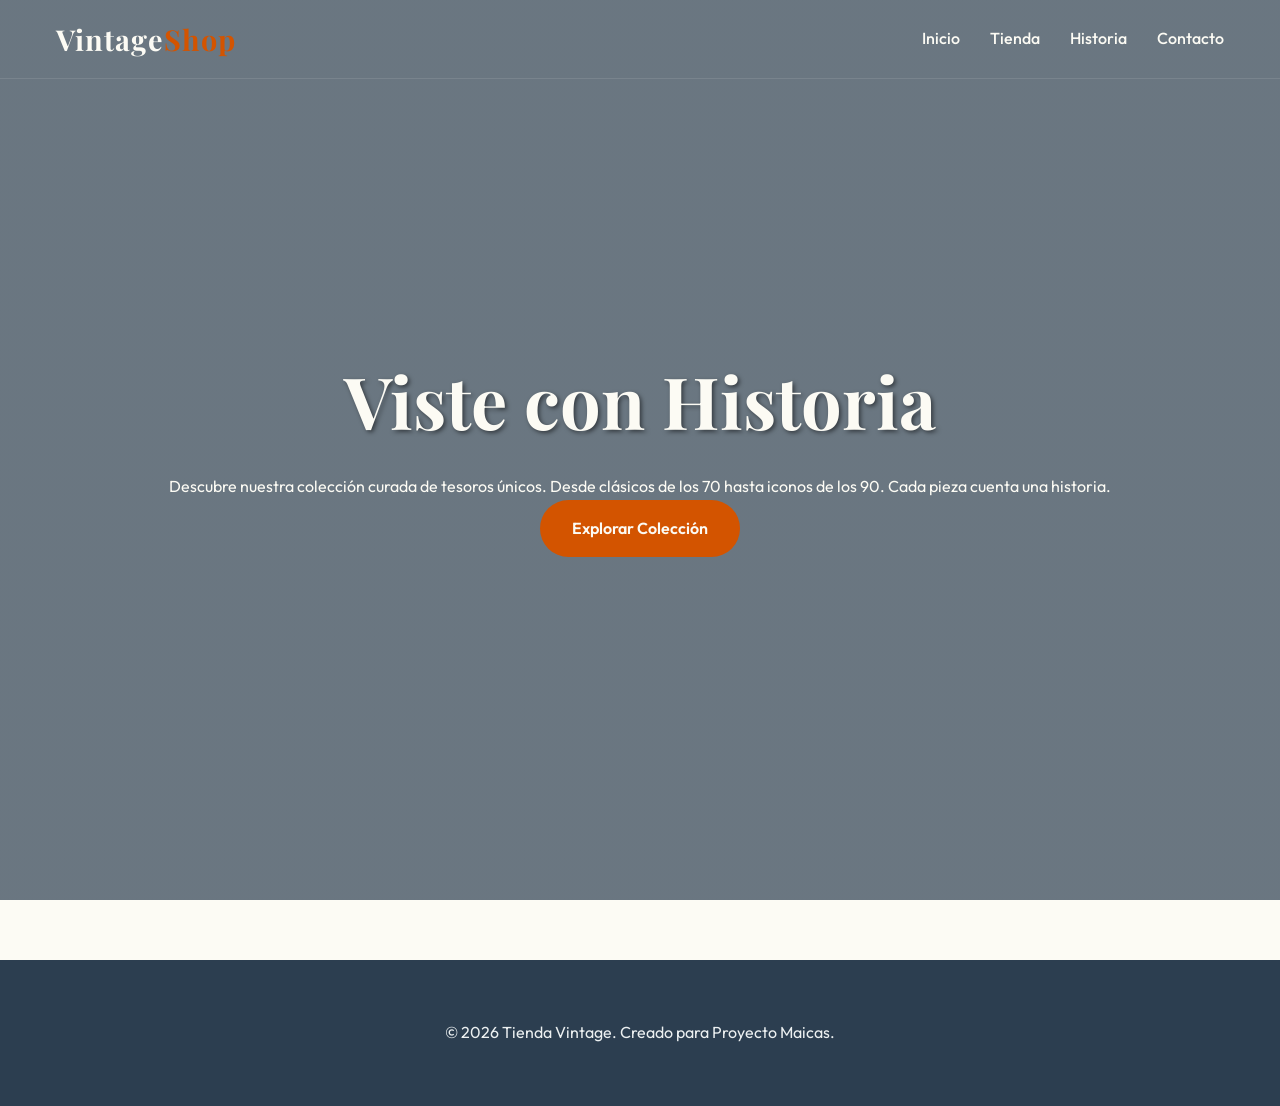
<file: TrabajoFinal/index.html>
<!doctype html>
<html lang="es">
  <head>
    <meta charset="UTF-8" />
    <meta name="viewport" content="width=device-width, initial-scale=1.0" />
    <title>Retro Boutique • Inicio</title>
    <link rel="icon" href="data:image/svg+xml,<svg xmlns='http://www.w3.org/2000/svg' viewBox='0 0 100 100'><text y='.9em' font-size='90'>🎩</text></svg>">

    <!-- Estilos -->
    <link rel="stylesheet" href="css/style.css" />

    <!-- Fuentes de Google -->
    <link rel="preconnect" href="https://fonts.googleapis.com" />
    <link rel="preconnect" href="https://fonts.gstatic.com" crossorigin />
    <link
      href="https://fonts.googleapis.com/css2?family=Outfit:wght@300;400;600&family=Playfair+Display:ital,wght@0,400;0,700;1,400&display=swap"
      rel="stylesheet"
    />
  </head>
  <body class="home">
    <!-- Menu de navegacion -->
    <header class="transparent-header">
      <div class="nav-container">
        <a href="index.html" class="logo">Vintage<span>Shop</span></a>
        <nav>
          <ul>
            <li><a href="index.html">Inicio</a></li>
            <li><a href="tienda.html">Tienda</a></li>
            <li><a href="#">Historia</a></li>
            <li><a href="#">Contacto</a></li>
          </ul>
        </nav>
      </div>
    </header>

    <!-- Seccion principal -->
    <main>
      <section class="hero">
        <div class="hero-content">
          <h1>Viste con Historia</h1>
          <p>
            Descubre nuestra colección curada de tesoros únicos. Desde clásicos
            de los 70 hasta iconos de los 90. Cada pieza cuenta una historia.
          </p>
          <a href="tienda.html" class="btn">Explorar Colección</a>
        </div>
      </section>
    </main>

    <footer>
      <p>&copy; 2026 Tienda Vintage. Creado para Proyecto Maicas.</p>
    </footer>
  </body>
</html>
</file>
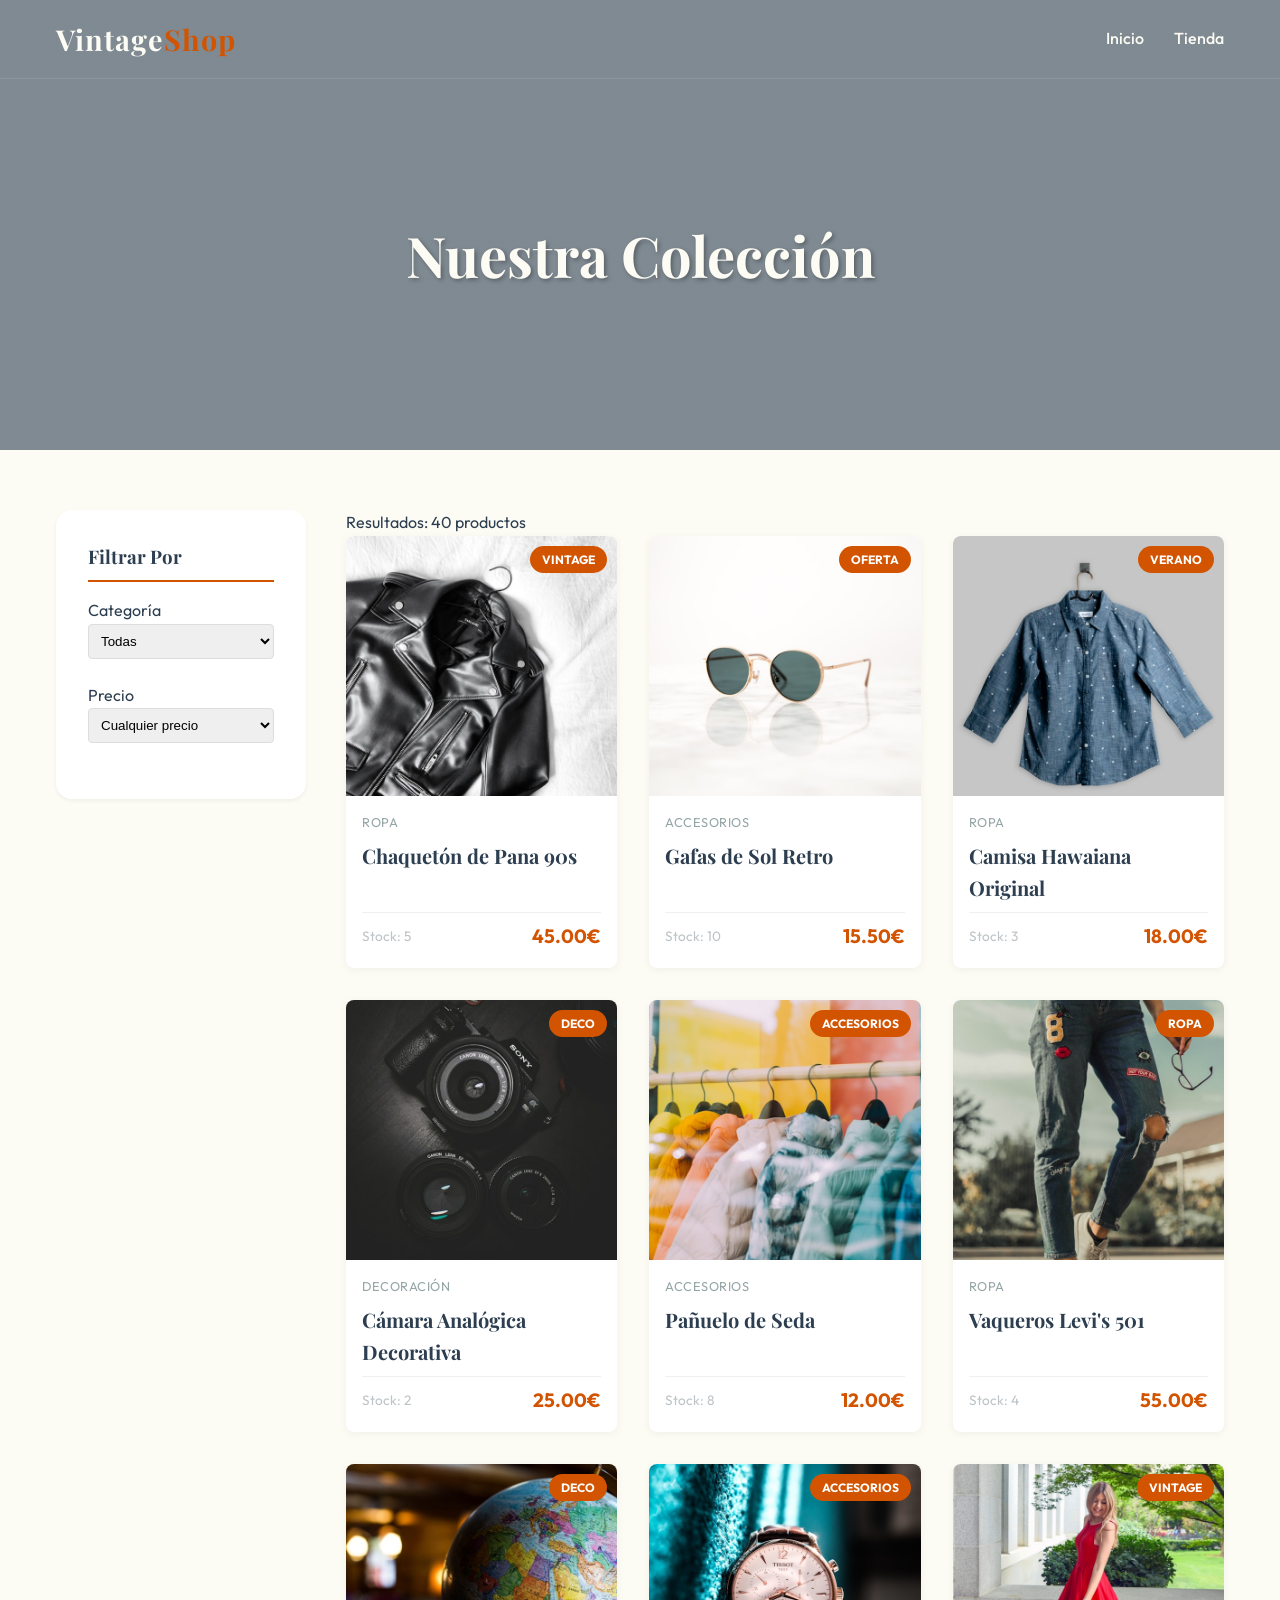
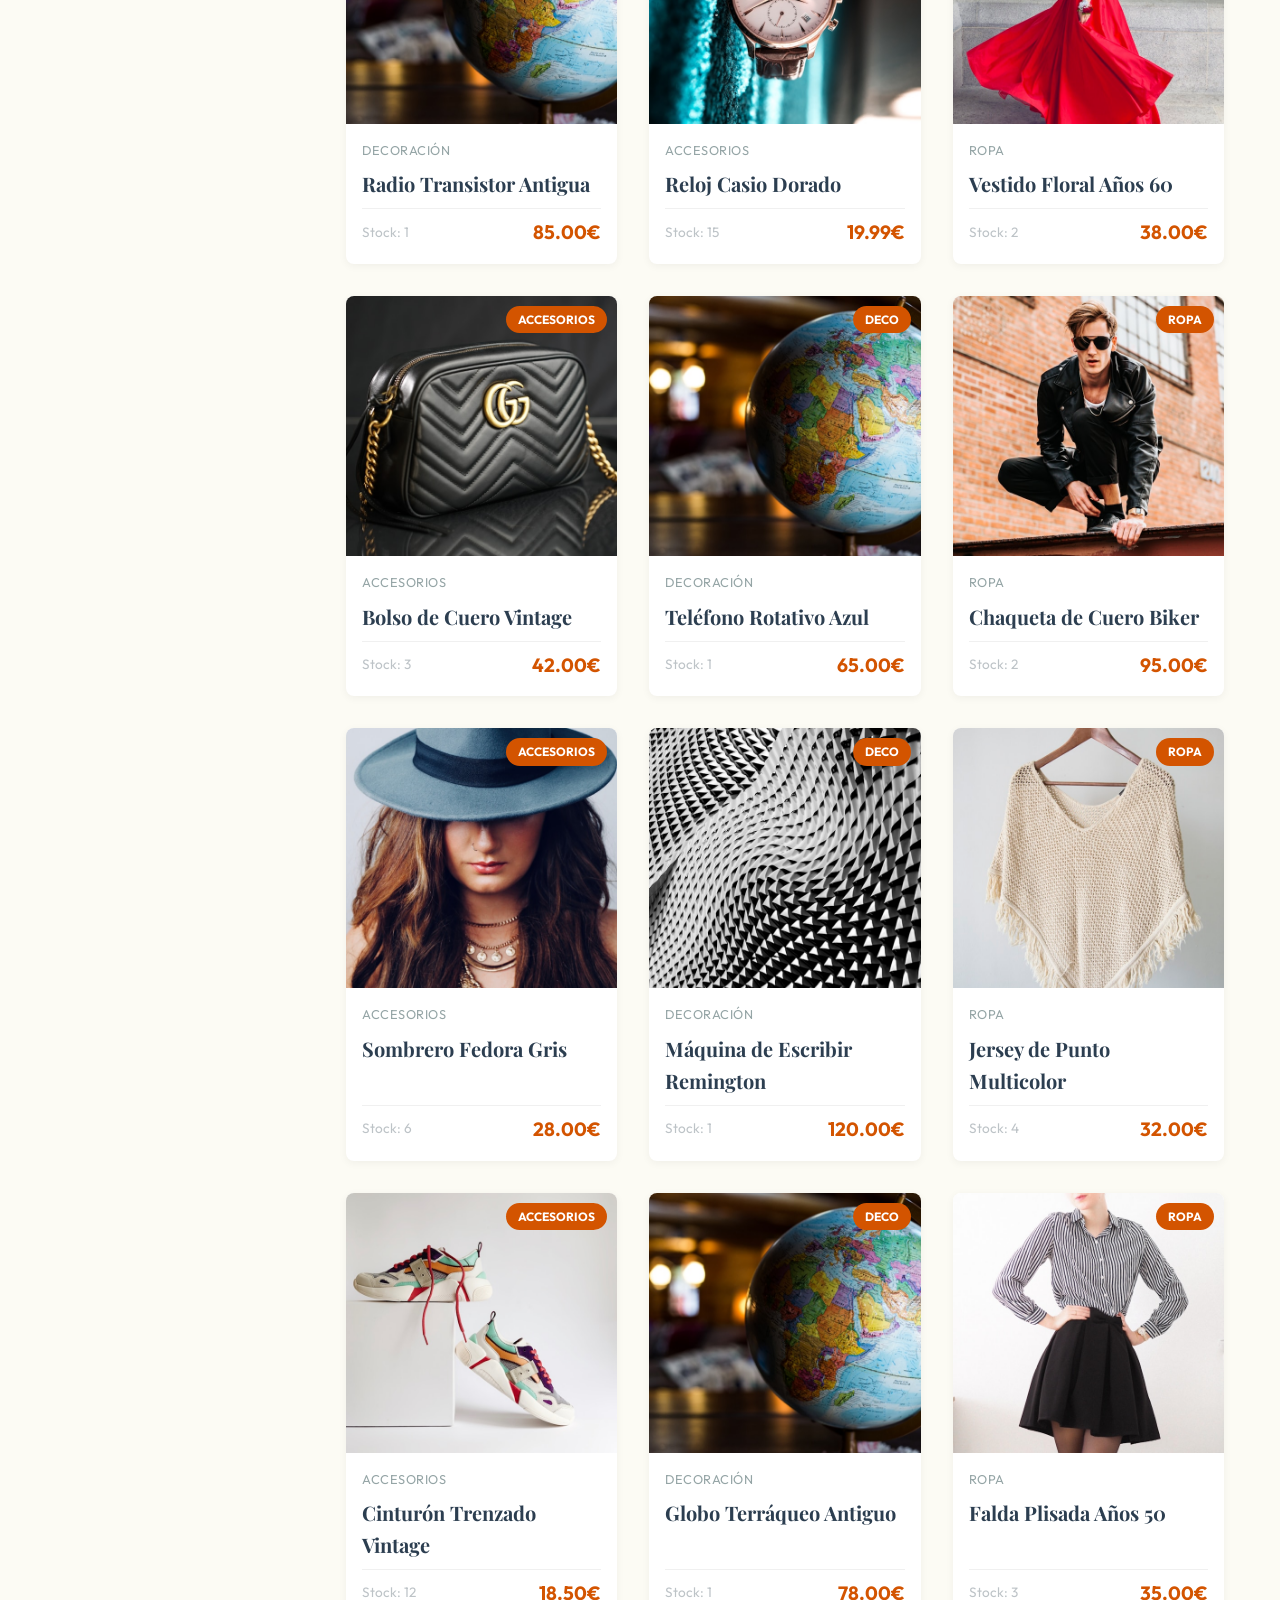
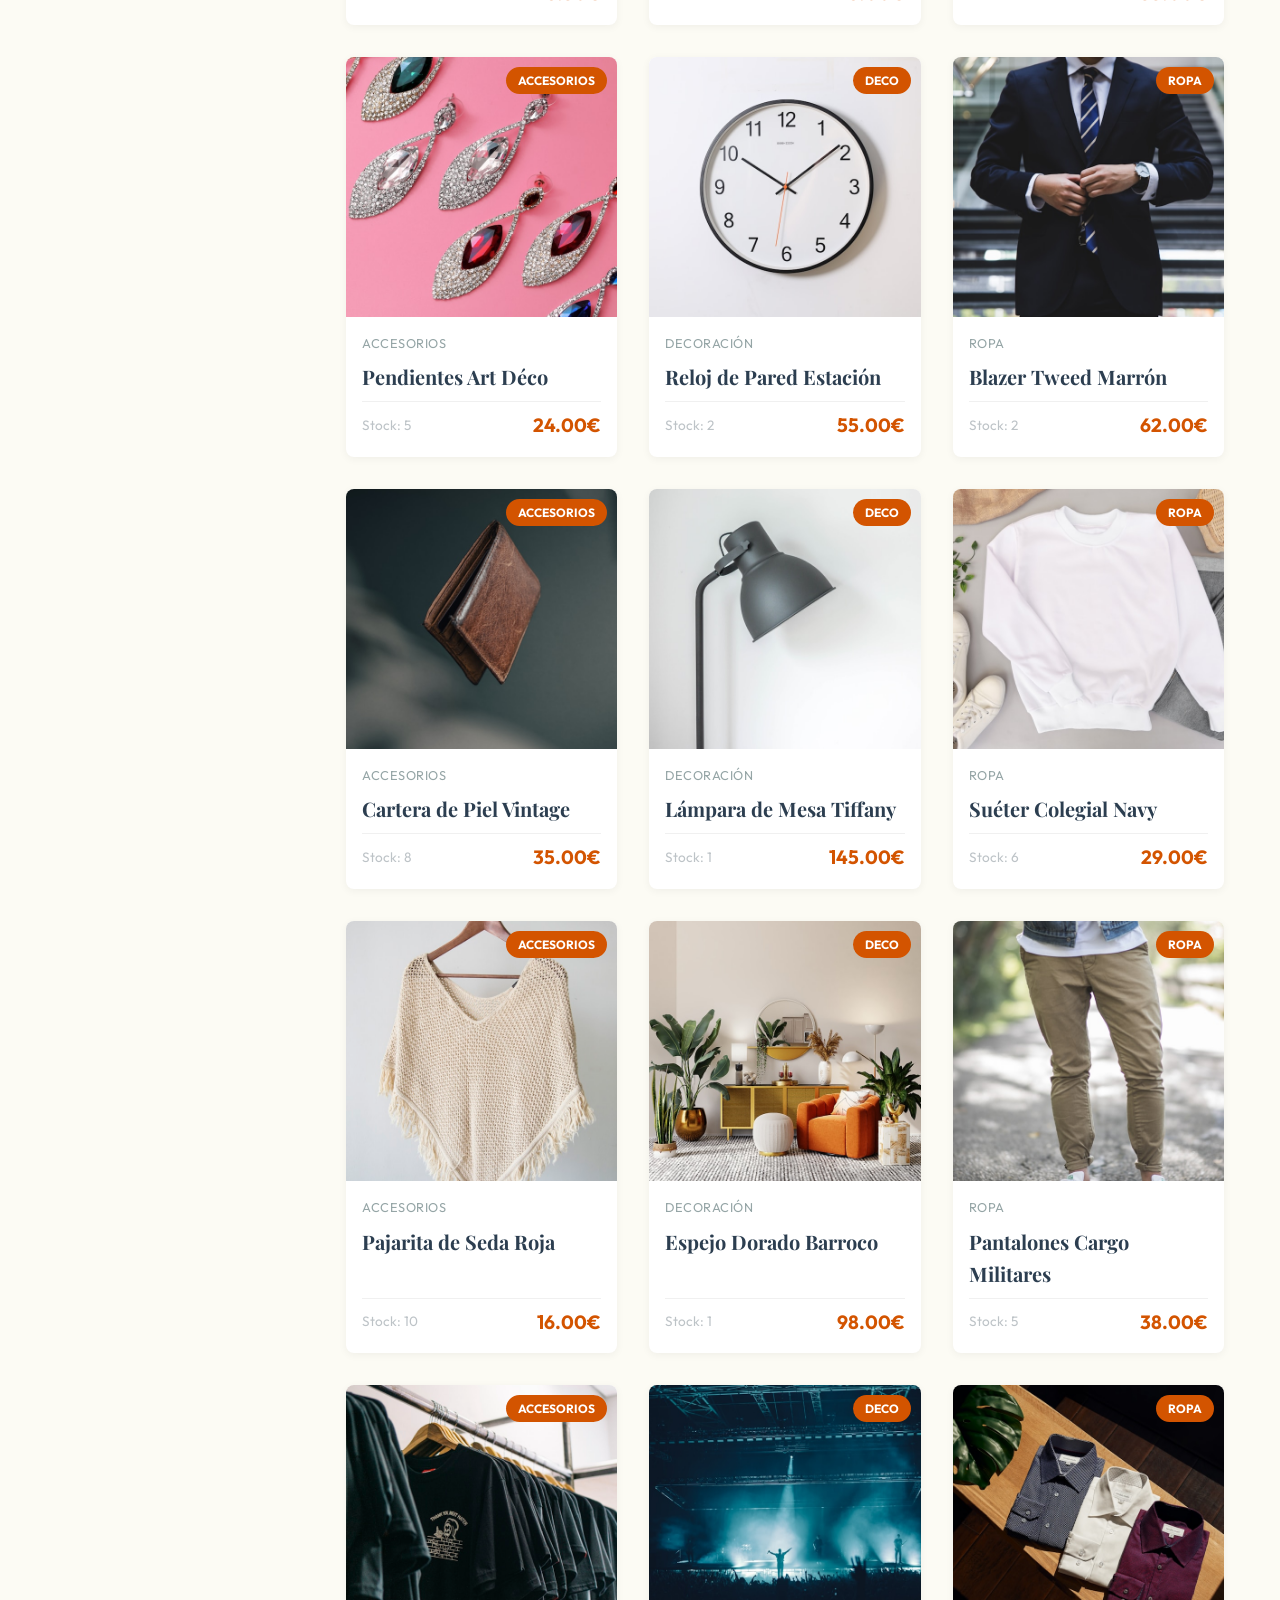
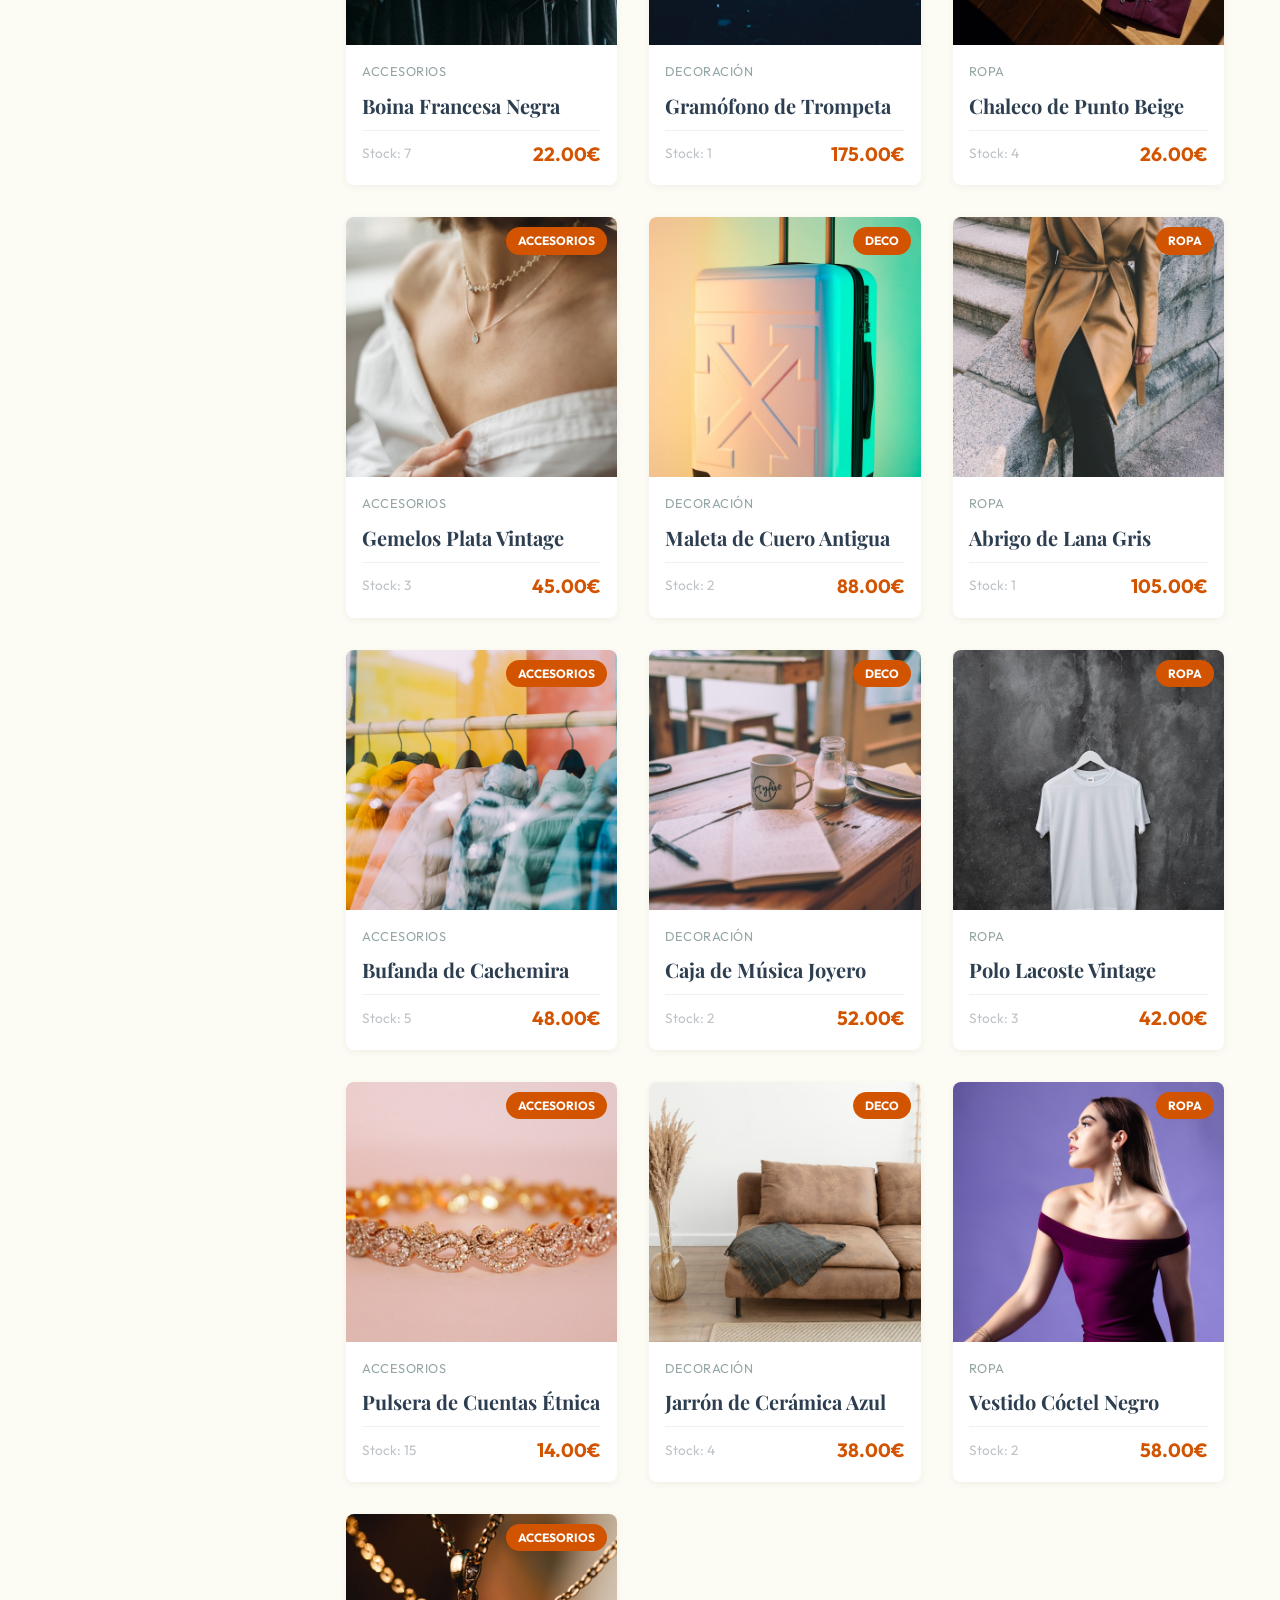
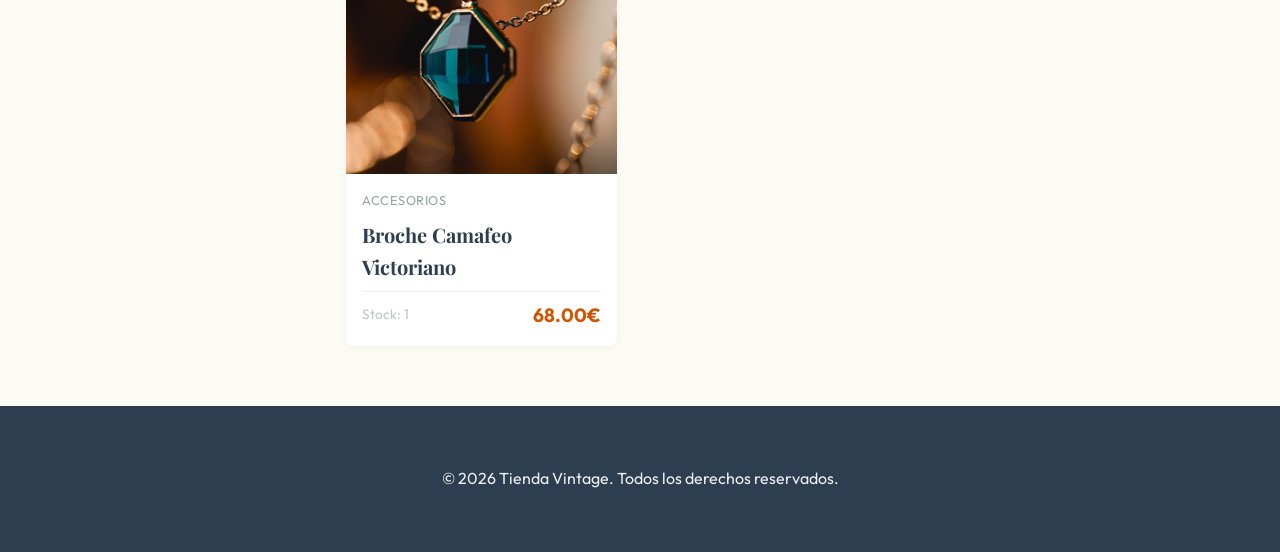
<file: TrabajoFinal/tienda.html>
<!DOCTYPE html>
<html lang="es">
<head>
  <meta charset="UTF-8">
  <meta name="viewport" content="width=device-width, initial-scale=1.0">
  <title>Catálogo • Retro Boutique</title>
  <link rel="icon" href="data:image/svg+xml,<svg xmlns='http://www.w3.org/2000/svg' viewBox='0 0 100 100'><text y='.9em' font-size='90'>🎩</text></svg>">
  
  <link rel="stylesheet" href="css/style.css">
  
  <!-- Fuentes -->
  <link rel="preconnect" href="https://fonts.googleapis.com">
  <link rel="preconnect" href="https://fonts.gstatic.com" crossorigin>
  <link href="https://fonts.googleapis.com/css2?family=Outfit:wght@300;400;600&family=Playfair+Display:wght@400;700&display=swap" rel="stylesheet">
</head>
<body class="store-page">

  <!-- Cabecera de la pagina -->
  <header class="transparent-header">
    <div class="nav-container">
      <a href="index.html" class="logo">Vintage<span>Shop</span></a>
      <nav>
        <ul>
          <li><a href="index.html">Inicio</a></li>
          <li><a href="tienda.html" aria-current="page">Tienda</a></li>
        </ul>
      </nav>
    </div>
  </header>

  <main>
    <!-- Titulo de la pagina -->
    <section class="page-hero">
      <h1>Nuestra Colección</h1>
    </section>

    <div class="store-container">
      
      <!-- Filtros de productos -->
      <aside class="filters">
        <h3>Filtrar Por</h3>
        
        <!-- filtro por categoria -->
        <div class="filter-group">
          <label for="filtro-categoria">Categoría</label>
          <select id="filtro-categoria" class="filter-control">
            <option value="all">Todas</option>
            <option value="Ropa">Ropa</option>
            <option value="Accesorios">Accesorios</option>
            <option value="Decoración">Decoración</option>
          </select>
        </div>

        <!-- filtro por precio -->
        <div class="filter-group">
          <label for="filtro-precio">Precio</label>
          <select id="filtro-precio" class="filter-control">
            <option value="all">Cualquier precio</option>
            <option value="under-20">Menos de 20€</option>
            <option value="20-50">Entre 20€ y 50€</option>
            <option value="over-50">Más de 50€</option>
          </select>
        </div>
      </aside>

      <!-- Aqui se muestran los productos -->
      <section class="products-wrapper">
        <div id="contador-resultados">Cargando productos...</div>

        <div id="contenedor-productos" class="products-grid">
          <!-- Las tarjetas se crean con JavaScript -->
        </div>
      </section>

    </div>
  </main>

  <footer>
    <p>&copy; 2026 Tienda Vintage. Todos los derechos reservados.</p>
  </footer>

  <script src="js/script.js"></script>
</body>
</html>
</file>
<file: TrabajoFinal/css/style.css>
/* Estilos generales de la pagina */

* {
  margin: 0;
  padding: 0;
  box-sizing: border-box;
}

html {
  font-size: 16px;
}

body {
  font-family: 'Outfit', sans-serif;
  background-color: #fcfbf4;
  color: #2c3e50;
  line-height: 1.6;
}

/* Cabecera y navegacion */
header {
  background: #2c3e50;
  padding: 1rem 0;
  position: sticky;
  top: 0;
  z-index: 100;
  box-shadow: 0 4px 6px rgba(0,0,0,0.1);
}

.transparent-header {
  background: transparent;
  position: absolute;
  width: 100%;
  box-shadow: none;
  border-bottom: 1px solid rgba(255,255,255,0.1);
}

.nav-container {
  max-width: 1200px;
  margin: 0 auto;
  padding: 0 16px;
  display: flex;
  justify-content: space-between;
  align-items: center;
}

/* TODO: hacer el menu responsive para movil */


.logo {
  font-family: 'Playfair Display', serif;
  font-weight: 700;
  font-size: 1.8rem;
  color: #fcfbf4;
  text-decoration: none;
  letter-spacing: 1px;
}

.logo span { 
  color: #d35400; 
}

nav ul {
  display: flex;
  gap: 30px;
  list-style: none;
}

nav a {
  color: #fcfbf4;
  text-decoration: none;
  font-weight: 500;
  transition: color 0.3s;
}

nav a:hover {
  color: #d35400;
}

/* Secciones principales (hero) */
.hero, .page-hero {
  display: flex;
  align-items: center;
  justify-content: center;
  text-align: center;
  color: #fcfbf4;
  background-size: cover;
  background-position: center;
}

.hero {
  height: 100vh;
  background-image: linear-gradient(rgba(44,62,80,0.7), rgba(44,62,80,0.7)),
                    url('https://images.unsplash.com/photo-1558769132-cb1aea458c5e');
}

.page-hero {
  height: 50vh;
  background-image: linear-gradient(rgba(44,62,80,0.6), rgba(44,62,80,0.6)),
                    url('https://images.unsplash.com/photo-1441986300917-64674bd600d8');
  padding-top: 60px;
}

.hero-content { 
  position: relative; 
  z-index: 10; 
  padding: 0 1rem;
}

.hero h1 {
  font-family: 'Playfair Display', serif;
  font-size: 4.5rem;
  margin-bottom: 1rem;
  text-shadow: 2px 2px 4px rgba(0,0,0,0.5);
  animation: fadeInUp 1s ease-in-out forwards;
  opacity: 0;
}

.page-hero h1 {
  font-family: 'Playfair Display', serif;
  font-size: 3.5rem;
  text-shadow: 2px 2px 4px rgba(0,0,0,0.3);
  animation: fadeInUp 1s ease-in-out forwards;
  opacity: 0;
}

.btn {
  display: inline-block;
  padding: 16px 32px;
  background: #d35400;
  color: #fcfbf4;
  text-decoration: none;
  border-radius: 50px;
  font-weight: 600;
  transition: all 0.3s ease;
}

.btn:hover {
  transform: translateY(-2px) scale(1.05);
  box-shadow: 0 4px 15px rgba(211,84,0,0.6);
  background: #e67e22;
}
/* efecto de elevacion al hacer hover */

/* Diseño de la tienda y filtros */
.store-container {
  max-width: 1200px;
  margin: 60px auto;
  padding: 0 1rem;
  display: grid;
  grid-template-columns: 250px 1fr;
  gap: 40px;
}

.filters {
  background: white;
  padding: 2rem;
  border-radius: 16px;
  box-shadow: 0 2px 4px rgba(0,0,0,0.05);
  position: sticky;
  top: 100px;
  height: fit-content;
}

.filters h3 {
  font-family: 'Playfair Display', serif;
  border-bottom: 2px solid #d35400;
  padding-bottom: 8px;
  margin-bottom: 16px;
}

.filter-group { 
  margin-bottom: 24px; 
}

.filter-control {
  width: 100%;
  padding: 8px;
  border: 1px solid #ddd;
  border-radius: 4px;
}

.products-grid {
  display: grid;
  grid-template-columns: repeat(auto-fill, minmax(250px, 1fr));
  gap: 2rem;
}

#results-counter {
  margin-bottom: 1rem;
  font-weight: 600;
  color: #d35400;
}

/* Tarjetas de productos */
.product-card {
  background: white;
  border-radius: 8px;
  overflow: hidden;
  box-shadow: 0 2px 8px rgba(0,0,0,0.05);
  transition: all 0.3s ease;
  display: flex;
  flex-direction: column;
}
/* efecto cuando pasas el raton por encima */

.product-card:hover {
  transform: translateY(-5px);
  box-shadow: 0 12px 20px rgba(0,0,0,0.1);
}

.card-img-container {
  height: 260px;
  overflow: hidden;
  position: relative;
}

.card-img-container img {
  width: 100%;
  height: 100%;
  object-fit: cover;
  transition: transform 0.5s;
}

.product-card:hover img { transform: scale(1.08); }

.tag {
  position: absolute;
  top: 10px;
  right: 10px;
  background: #d35400;
  color: white;
  padding: 4px 12px;
  border-radius: 20px;
  font-size: 0.75rem;
  font-weight: 700;
  text-transform: uppercase;
}

.card-body {
  padding: 1rem;
  flex: 1;
  display: flex;
  flex-direction: column;
}

.card-category {
  font-size: 0.8rem;
  text-transform: uppercase;
  color: #95a5a6;
  letter-spacing: 0.5px;
}

.card-title {
  font-family: 'Playfair Display', serif;
  font-size: 1.25rem;
  margin: 0.5rem 0;
  color: #2c3e50;
}

.card-footer {
  margin-top: auto;
  display: flex;
  justify-content: space-between;
  align-items: center;
  border-top: 1px solid #f0f0f0;
  padding-top: 8px;
}

.card-price {
  font-size: 1.2rem;
  font-weight: 700;
  color: #d35400;
}

.item-stock {
  font-size: 0.85rem;
  color: #bdc3c7;
}

footer {
  text-align: center;
  padding: 60px 0;
  background: #2c3e50;
  color: #ecf0f1;
  margin-top: 60px;
}

/* Animaciones */
@keyframes fadeInUp {
  from { opacity: 0; transform: translateY(20px); }
  to { opacity: 1; transform: translateY(0); }
}

/* animacion que no uso pero la dejo por si acaso
@keyframes popIn {
  from { opacity: 0; transform: scale(0.9); }
  to { opacity: 1; transform: scale(1); }
} */

/* Responsive para moviles */
@media (max-width: 768px) {
  .store-container { 
    grid-template-columns: 1fr;
    gap: 2rem;
  }
  
  .filters { 
    position: static; 
    margin-bottom: 1rem;
  }
  
  .hero h1, .page-hero h1 { 
    font-size: 2.5rem; 
  }
}
</file>
